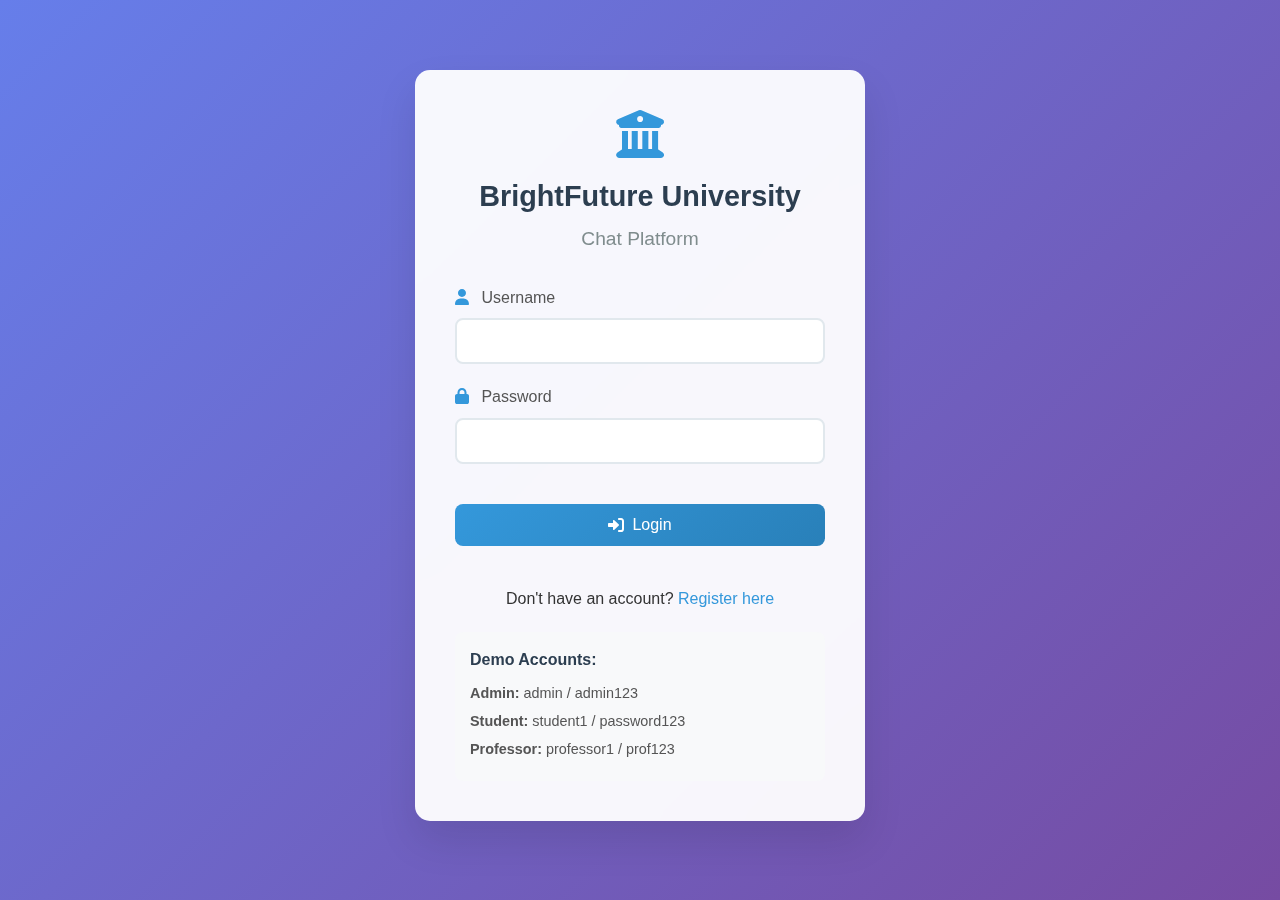
<file: src/main/webapp/pages/login.html>
<!DOCTYPE html>
<html lang="en">
<head>
    <meta charset="UTF-8">
    <meta name="viewport" content="width=device-width, initial-scale=1.0">
    <title>Login - BrightFuture University Chat</title>
    <link rel="stylesheet" href="../css/styles.css">
    <link href="https://cdnjs.cloudflare.com/ajax/libs/font-awesome/6.0.0/css/all.min.css" rel="stylesheet">
</head>
<body>
    <div class="container">
        <div class="auth-card">
            <div class="header">
                <i class="fas fa-university"></i>
                <h1>BrightFuture University</h1>
                <h2>Chat Platform</h2>
            </div>
            
            <form id="loginForm" action="login" method="post">
                <div class="form-group">
                    <label for="username">
                        <i class="fas fa-user"></i>
                        Username
                    </label>
                    <input type="text" id="username" name="username" required>
                </div>
                
                <div class="form-group">
                    <label for="password">
                        <i class="fas fa-lock"></i>
                        Password
                    </label>
                    <input type="password" id="password" name="password" required>
                </div>
                
                <button type="submit" class="btn btn-primary">
                    <i class="fas fa-sign-in-alt"></i>
                    Login
                </button>
                
                <div class="auth-links">
                    <p>Don't have an account? <a href="register">Register here</a></p>
                </div>
                
                <div class="demo-accounts">
                    <h3>Demo Accounts:</h3>
                    <p><strong>Admin:</strong> admin / admin123</p>
                    <p><strong>Student:</strong> student1 / password123</p>
                    <p><strong>Professor:</strong> professor1 / prof123</p>
                </div>
            </form>
            
            <div id="errorMessage" class="error-message" style="display: none;"></div>
            <div id="successMessage" class="success-message" style="display: none;"></div>
        </div>
    </div>
    
    <script>
        // Display server-side error messages
        const urlParams = new URLSearchParams(window.location.search);
        const error = urlParams.get('error');
        const success = urlParams.get('success');
        
        if (error) {
            document.getElementById('errorMessage').textContent = error;
            document.getElementById('errorMessage').style.display = 'block';
        }
        
        if (success) {
            document.getElementById('successMessage').textContent = success;
            document.getElementById('successMessage').style.display = 'block';
        }
        
        // Form validation
        document.getElementById('loginForm').addEventListener('submit', function(e) {
            const username = document.getElementById('username').value.trim();
            const password = document.getElementById('password').value.trim();
            
            if (!username || !password) {
                e.preventDefault();
                document.getElementById('errorMessage').textContent = 'Please enter both username and password.';
                document.getElementById('errorMessage').style.display = 'block';
            }
        });
    </script>
</body>
</html>
</file>
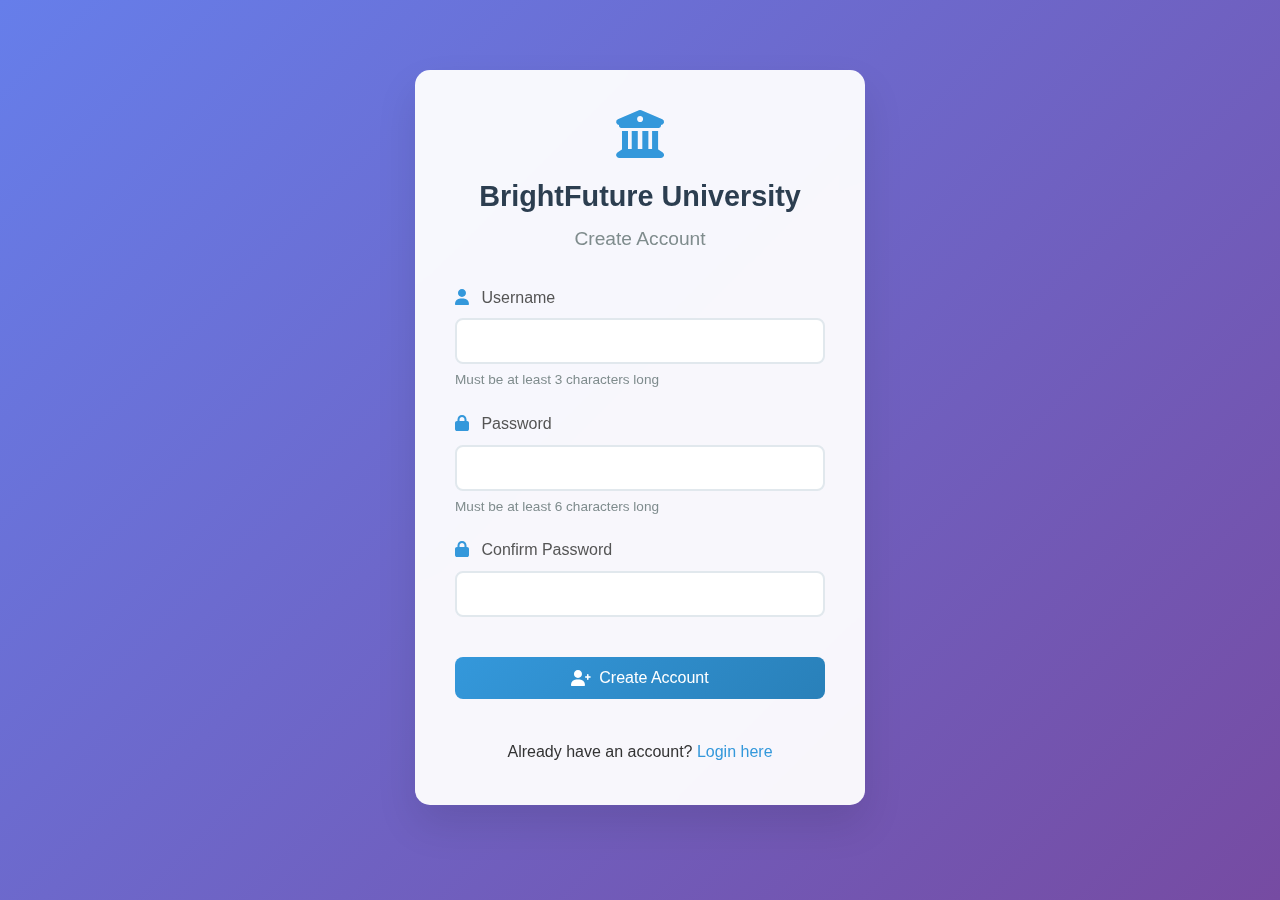
<file: src/main/webapp/pages/registration.html>
<!DOCTYPE html>
<html lang="en">
<head>
    <meta charset="UTF-8">
    <meta name="viewport" content="width=device-width, initial-scale=1.0">
    <title>Register - BrightFuture University Chat</title>
    <link rel="stylesheet" href="../css/styles.css">
    <link href="https://cdnjs.cloudflare.com/ajax/libs/font-awesome/6.0.0/css/all.min.css" rel="stylesheet">
</head>
<body>
    <div class="container">
        <div class="auth-card">
            <div class="header">
                <i class="fas fa-university"></i>
                <h1>BrightFuture University</h1>
                <h2>Create Account</h2>
            </div>
            
            <form id="registrationForm" action="register" method="post">
                <div class="form-group">
                    <label for="username">
                        <i class="fas fa-user"></i>
                        Username
                    </label>
                    <input type="text" id="username" name="username" required minlength="3">
                    <small>Must be at least 3 characters long</small>
                </div>
                
                <div class="form-group">
                    <label for="password">
                        <i class="fas fa-lock"></i>
                        Password
                    </label>
                    <input type="password" id="password" name="password" required minlength="6">
                    <small>Must be at least 6 characters long</small>
                </div>
                
                <div class="form-group">
                    <label for="confirmPassword">
                        <i class="fas fa-lock"></i>
                        Confirm Password
                    </label>
                    <input type="password" id="confirmPassword" name="confirmPassword" required>
                </div>
                
                <button type="submit" class="btn btn-primary">
                    <i class="fas fa-user-plus"></i>
                    Create Account
                </button>
                
                <div class="auth-links">
                    <p>Already have an account? <a href="login">Login here</a></p>
                </div>
            </form>
            
            <div id="errorMessage" class="error-message" style="display: none;"></div>
            <div id="successMessage" class="success-message" style="display: none;"></div>
        </div>
    </div>
    
    <script>
        // Display server-side error messages
        const urlParams = new URLSearchParams(window.location.search);
        const error = urlParams.get('error');
        const success = urlParams.get('success');
        
        if (error) {
            document.getElementById('errorMessage').textContent = error;
            document.getElementById('errorMessage').style.display = 'block';
        }
        
        if (success) {
            document.getElementById('successMessage').textContent = success;
            document.getElementById('successMessage').style.display = 'block';
        }
        
        // Form validation
        document.getElementById('registrationForm').addEventListener('submit', function(e) {
            const username = document.getElementById('username').value.trim();
            const password = document.getElementById('password').value.trim();
            const confirmPassword = document.getElementById('confirmPassword').value.trim();
            const errorDiv = document.getElementById('errorMessage');
            
            // Clear previous errors
            errorDiv.style.display = 'none';
            
            // Validation
            if (!username || !password || !confirmPassword) {
                e.preventDefault();
                errorDiv.textContent = 'All fields are required.';
                errorDiv.style.display = 'block';
                return;
            }
            
            if (username.length < 3) {
                e.preventDefault();
                errorDiv.textContent = 'Username must be at least 3 characters long.';
                errorDiv.style.display = 'block';
                return;
            }
            
            if (password.length < 6) {
                e.preventDefault();
                errorDiv.textContent = 'Password must be at least 6 characters long.';
                errorDiv.style.display = 'block';
                return;
            }
            
            if (password !== confirmPassword) {
                e.preventDefault();
                errorDiv.textContent = 'Passwords do not match.';
                errorDiv.style.display = 'block';
                return;
            }
        });
        
        // Real-time password matching validation
        document.getElementById('confirmPassword').addEventListener('input', function() {
            const password = document.getElementById('password').value;
            const confirmPassword = this.value;
            const errorDiv = document.getElementById('errorMessage');
            
            if (confirmPassword && password !== confirmPassword) {
                this.style.borderColor = '#e74c3c';
                errorDiv.textContent = 'Passwords do not match.';
                errorDiv.style.display = 'block';
            } else {
                this.style.borderColor = '';
                errorDiv.style.display = 'none';
            }
        });
    </script>
</body>
</html>
</file>
<file: src/main/webapp/css/styles.css>
/* Reset and Base Styles */
* {
    margin: 0;
    padding: 0;
    box-sizing: border-box;
}

body {
    font-family: 'Segoe UI', Tahoma, Geneva, Verdana, sans-serif;
    background: linear-gradient(135deg, #667eea 0%, #764ba2 100%);
    min-height: 100vh;
    color: #333;
    line-height: 1.6;
}

.container {
    max-width: 1200px;
    margin: 0 auto;
    padding: 20px;
    min-height: 100vh;
}

/* Authentication Cards */
.auth-card {
    background: rgba(255, 255, 255, 0.95);
    border-radius: 15px;
    padding: 40px;
    box-shadow: 0 20px 40px rgba(0, 0, 0, 0.1);
    backdrop-filter: blur(10px);
    max-width: 450px;
    margin: 50px auto;
    animation: slideUp 0.6s ease-out;
}

@keyframes slideUp {
    from {
        opacity: 0;
        transform: translateY(30px);
    }
    to {
        opacity: 1;
        transform: translateY(0);
    }
}

.header {
    text-align: center;
    margin-bottom: 30px;
}

.header i {
    font-size: 3rem;
    color: #3498db;
    margin-bottom: 15px;
}

.header h1 {
    color: #2c3e50;
    font-size: 1.8rem;
    margin-bottom: 5px;
}

.header h2 {
    color: #7f8c8d;
    font-size: 1.2rem;
    font-weight: 300;
}

/* Form Styles */
.form-group {
    margin-bottom: 20px;
}

.form-group label {
    display: block;
    margin-bottom: 8px;
    color: #555;
    font-weight: 500;
}

.form-group label i {
    margin-right: 8px;
    color: #3498db;
}

.form-group input {
    width: 100%;
    padding: 12px 15px;
    border: 2px solid #e1e8ed;
    border-radius: 8px;
    font-size: 16px;
    transition: all 0.3s ease;
    background: #fff;
}

.form-group input:focus {
    outline: none;
    border-color: #3498db;
    box-shadow: 0 0 0 3px rgba(52, 152, 219, 0.1);
}

.form-group small {
    color: #7f8c8d;
    font-size: 0.85rem;
    margin-top: 5px;
    display: block;
}

/* Button Styles */
.btn {
    padding: 12px 24px;
    border: none;
    border-radius: 8px;
    font-size: 16px;
    font-weight: 500;
    cursor: pointer;
    transition: all 0.3s ease;
    text-decoration: none;
    display: inline-flex;
    align-items: center;
    justify-content: center;
    gap: 8px;
}

.btn-primary {
    background: linear-gradient(135deg, #3498db, #2980b9);
    color: white;
    width: 100%;
    margin: 20px 0;
}

.btn-primary:hover {
    background: linear-gradient(135deg, #2980b9, #1f4e79);
    transform: translateY(-2px);
    box-shadow: 0 5px 15px rgba(52, 152, 219, 0.3);
}

.btn-secondary {
    background: #95a5a6;
    color: white;
}

.btn-secondary:hover {
    background: #7f8c8d;
}

.btn-success {
    background: #27ae60;
    color: white;
}

.btn-success:hover {
    background: #229954;
}

.btn-danger {
    background: #e74c3c;
    color: white;
}

.btn-danger:hover {
    background: #c0392b;
}

/* Authentication Links */
.auth-links {
    text-align: center;
    margin-top: 20px;
}

.auth-links a {
    color: #3498db;
    text-decoration: none;
    font-weight: 500;
}

.auth-links a:hover {
    text-decoration: underline;
}

/* Demo Accounts */
.demo-accounts {
    background: #f8f9fa;
    padding: 15px;
    border-radius: 8px;
    margin-top: 20px;
    font-size: 0.9rem;
}

.demo-accounts h3 {
    color: #2c3e50;
    margin-bottom: 10px;
    font-size: 1rem;
}

.demo-accounts p {
    margin: 5px 0;
    color: #555;
}

/* Message Styles */
.error-message {
    background: #fee;
    color: #c0392b;
    padding: 12px;
    border-radius: 8px;
    margin: 15px 0;
    border-left: 4px solid #e74c3c;
}

.success-message {
    background: #efe;
    color: #27ae60;
    padding: 12px;
    border-radius: 8px;
    margin: 15px 0;
    border-left: 4px solid #27ae60;
}

/* Navigation Bar */
.navbar {
    background: rgba(255, 255, 255, 0.95);
    padding: 15px 25px;
    border-radius: 12px;
    margin-bottom: 20px;
    display: flex;
    justify-content: space-between;
    align-items: center;
    box-shadow: 0 5px 15px rgba(0, 0, 0, 0.1);
    backdrop-filter: blur(10px);
}

.nav-brand {
    display: flex;
    align-items: center;
    gap: 10px;
    font-size: 1.3rem;
    font-weight: 600;
    color: #2c3e50;
}

.nav-brand i {
    color: #3498db;
    font-size: 1.5rem;
}

.nav-user {
    display: flex;
    align-items: center;
    gap: 15px;
}

/* Main Content */
.main-content {
    background: rgba(255, 255, 255, 0.95);
    border-radius: 15px;
    padding: 40px;
    box-shadow: 0 20px 40px rgba(0, 0, 0, 0.1);
    backdrop-filter: blur(10px);
}

.welcome-section {
    text-align: center;
    margin-bottom: 40px;
}

.welcome-section h1 {
    color: #2c3e50;
    font-size: 2.5rem;
    margin-bottom: 15px;
}

.welcome-section h1 i {
    color: #3498db;
    margin-right: 15px;
}

.welcome-message {
    color: #7f8c8d;
    font-size: 1.1rem;
    max-width: 600px;
    margin: 0 auto;
}

/* Feature Grid */
.feature-grid {
    display: grid;
    grid-template-columns: repeat(auto-fit, minmax(300px, 1fr));
    gap: 30px;
    margin-bottom: 40px;
}

.feature-card {
    background: #fff;
    padding: 30px;
    border-radius: 12px;
    box-shadow: 0 10px 25px rgba(0, 0, 0, 0.1);
    text-align: center;
    transition: transform 0.3s ease, box-shadow 0.3s ease;
}

.feature-card:hover {
    transform: translateY(-5px);
    box-shadow: 0 15px 35px rgba(0, 0, 0, 0.15);
}

.feature-icon {
    font-size: 3rem;
    color: #3498db;
    margin-bottom: 20px;
}

.feature-card h3 {
    color: #2c3e50;
    margin-bottom: 15px;
    font-size: 1.4rem;
}

.feature-card p {
    color: #7f8c8d;
    margin-bottom: 25px;
    line-height: 1.6;
}

/* Info Section */
.info-section {
    background: #f8f9fa;
    padding: 30px;
    border-radius: 12px;
    margin-top: 30px;
}

.info-section h2 {
    color: #2c3e50;
    margin-bottom: 20px;
    font-size: 1.5rem;
}

.info-section h2 i {
    color: #3498db;
    margin-right: 10px;
}

.guidelines-list {
    list-style: none;
}

.guidelines-list li {
    padding: 8px 0;
    color: #555;
    display: flex;
    align-items: center;
    gap: 10px;
}

.guidelines-list li i {
    color: #27ae60;
}

/* Chat Styles */
.chat-container {
    background: rgba(255, 255, 255, 0.95);
    border-radius: 15px;
    box-shadow: 0 20px 40px rgba(0, 0, 0, 0.1);
    backdrop-filter: blur(10px);
    overflow: hidden;
    height: calc(100vh - 140px);
    display: flex;
    flex-direction: column;
}

.chat-header {
    background: linear-gradient(135deg, #3498db, #2980b9);
    color: white;
    padding: 20px 25px;
    display: flex;
    justify-content: space-between;
    align-items: center;
}

.chat-header h2 {
    font-size: 1.5rem;
    display: flex;
    align-items: center;
    gap: 10px;
}

.chat-info {
    display: flex;
    align-items: center;
    gap: 20px;
    font-size: 0.9rem;
}

.status-connected {
    color: #2ecc71;
}

.status-disconnected {
    color: #e74c3c;
}

.status-connected i,
.status-disconnected i {
    margin-right: 5px;
}

.chat-window {
    flex: 1;
    padding: 20px;
    overflow-y: auto;
    background: #f8f9fa;
    display: flex;
    flex-direction: column;
    gap: 10px;
}

.welcome-message {
    background: #e8f4f8;
    color: #2c3e50;
    padding: 15px;
    border-radius: 8px;
    text-align: center;
    border-left: 4px solid #3498db;
}

.chat-message {
    background: #fff;
    padding: 12px 15px;
    border-radius: 8px;
    box-shadow: 0 2px 5px rgba(0, 0, 0, 0.1);
    word-wrap: break-word;
    animation: messageSlide 0.3s ease-out;
}

.queued-message {
    background: #fff3cd;
    border-left: 4px solid #ffc107;
}

@keyframes messageSlide {
    from {
        opacity: 0;
        transform: translateY(10px);
    }
    to {
        opacity: 1;
        transform: translateY(0);
    }
}

.chat-input-container {
    background: #fff;
    padding: 20px;
    border-top: 1px solid #e1e8ed;
}

.input-group {
    display: flex;
    gap: 10px;
    margin-bottom: 15px;
}

.input-group input {
    flex: 1;
    padding: 12px 15px;
    border: 2px solid #e1e8ed;
    border-radius: 8px;
    font-size: 16px;
}

.input-group input:focus {
    outline: none;
    border-color: #3498db;
}

.chat-controls {
    display: flex;
    gap: 10px;
    justify-content: center;
}

/* Modal Styles */
.modal {
    position: fixed;
    z-index: 1000;
    left: 0;
    top: 0;
    width: 100%;
    height: 100%;
    background-color: rgba(0, 0, 0, 0.5);
    backdrop-filter: blur(5px);
}

.modal-content {
    background-color: #fff;
    margin: 10% auto;
    padding: 0;
    border-radius: 12px;
    width: 90%;
    max-width: 500px;
    box-shadow: 0 20px 40px rgba(0, 0, 0, 0.3);
    animation: modalSlide 0.3s ease-out;
}

@keyframes modalSlide {
    from {
        opacity: 0;
        transform: translateY(-30px);
    }
    to {
        opacity: 1;
        transform: translateY(0);
    }
}

.modal-header {
    background: linear-gradient(135deg, #3498db, #2980b9);
    color: white;
    padding: 20px;
    border-radius: 12px 12px 0 0;
    display: flex;
    justify-content: space-between;
    align-items: center;
}

.modal-header h3 {
    margin: 0;
    display: flex;
    align-items: center;
    gap: 10px;
}

.close {
    font-size: 24px;
    font-weight: bold;
    cursor: pointer;
    transition: opacity 0.3s ease;
}

.close:hover {
    opacity: 0.7;
}

.modal-body {
    padding: 30px;
    text-align: center;
}

.camera-controls {
    margin: 20px 0;
    display: flex;
    gap: 10px;
    justify-content: center;
    flex-wrap: wrap;
}

#videoElement {
    border: 2px solid #3498db;
    border-radius: 8px;
    margin: 20px 0;
}

/* Responsive Design */
@media (max-width: 768px) {
    .container {
        padding: 10px;
    }
    
    .auth-card {
        margin: 20px auto;
        padding: 30px 20px;
    }
    
    .main-content {
        padding: 20px;
    }
    
    .navbar {
        flex-direction: column;
        gap: 15px;
        padding: 15px;
    }
    
    .nav-user {
        flex-wrap: wrap;
        justify-content: center;
    }
    
    .feature-grid {
        grid-template-columns: 1fr;
        gap: 20px;
    }
    
    .welcome-section h1 {
        font-size: 2rem;
    }
    
    .chat-container {
        height: calc(100vh - 100px);
    }
    
    .chat-header {
        flex-direction: column;
        gap: 10px;
        text-align: center;
    }
    
    .chat-info {
        justify-content: center;
    }
    
    .input-group {
        flex-direction: column;
    }
    
    .chat-controls {
        flex-direction: column;
    }
    
    .modal-content {
        width: 95%;
        margin: 5% auto;
    }
}

@media (max-width: 480px) {
    .btn {
        font-size: 14px;
        padding: 10px 20px;
    }
    
    .feature-card {
        padding: 20px;
    }
    
    .welcome-section h1 {
        font-size: 1.8rem;
    }
    
    .chat-input-container {
        padding: 15px;
    }
}
</file>
